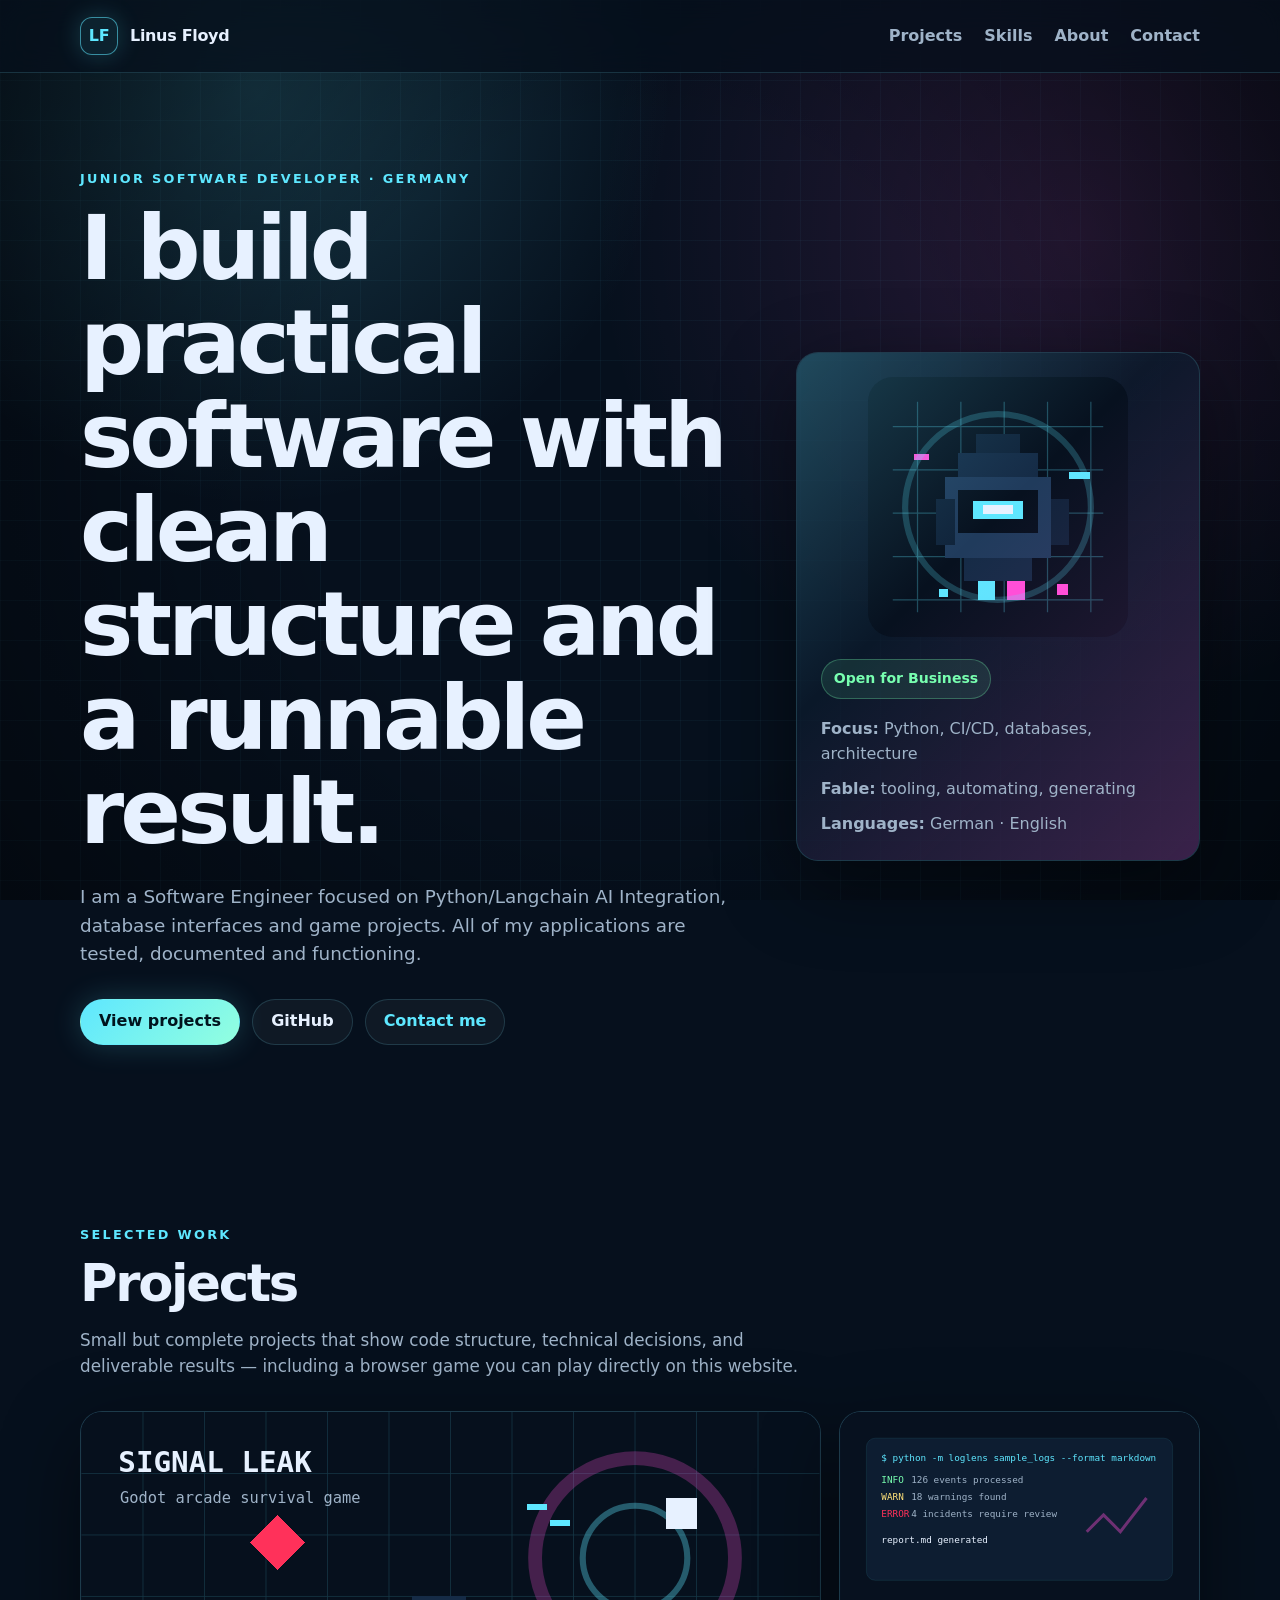
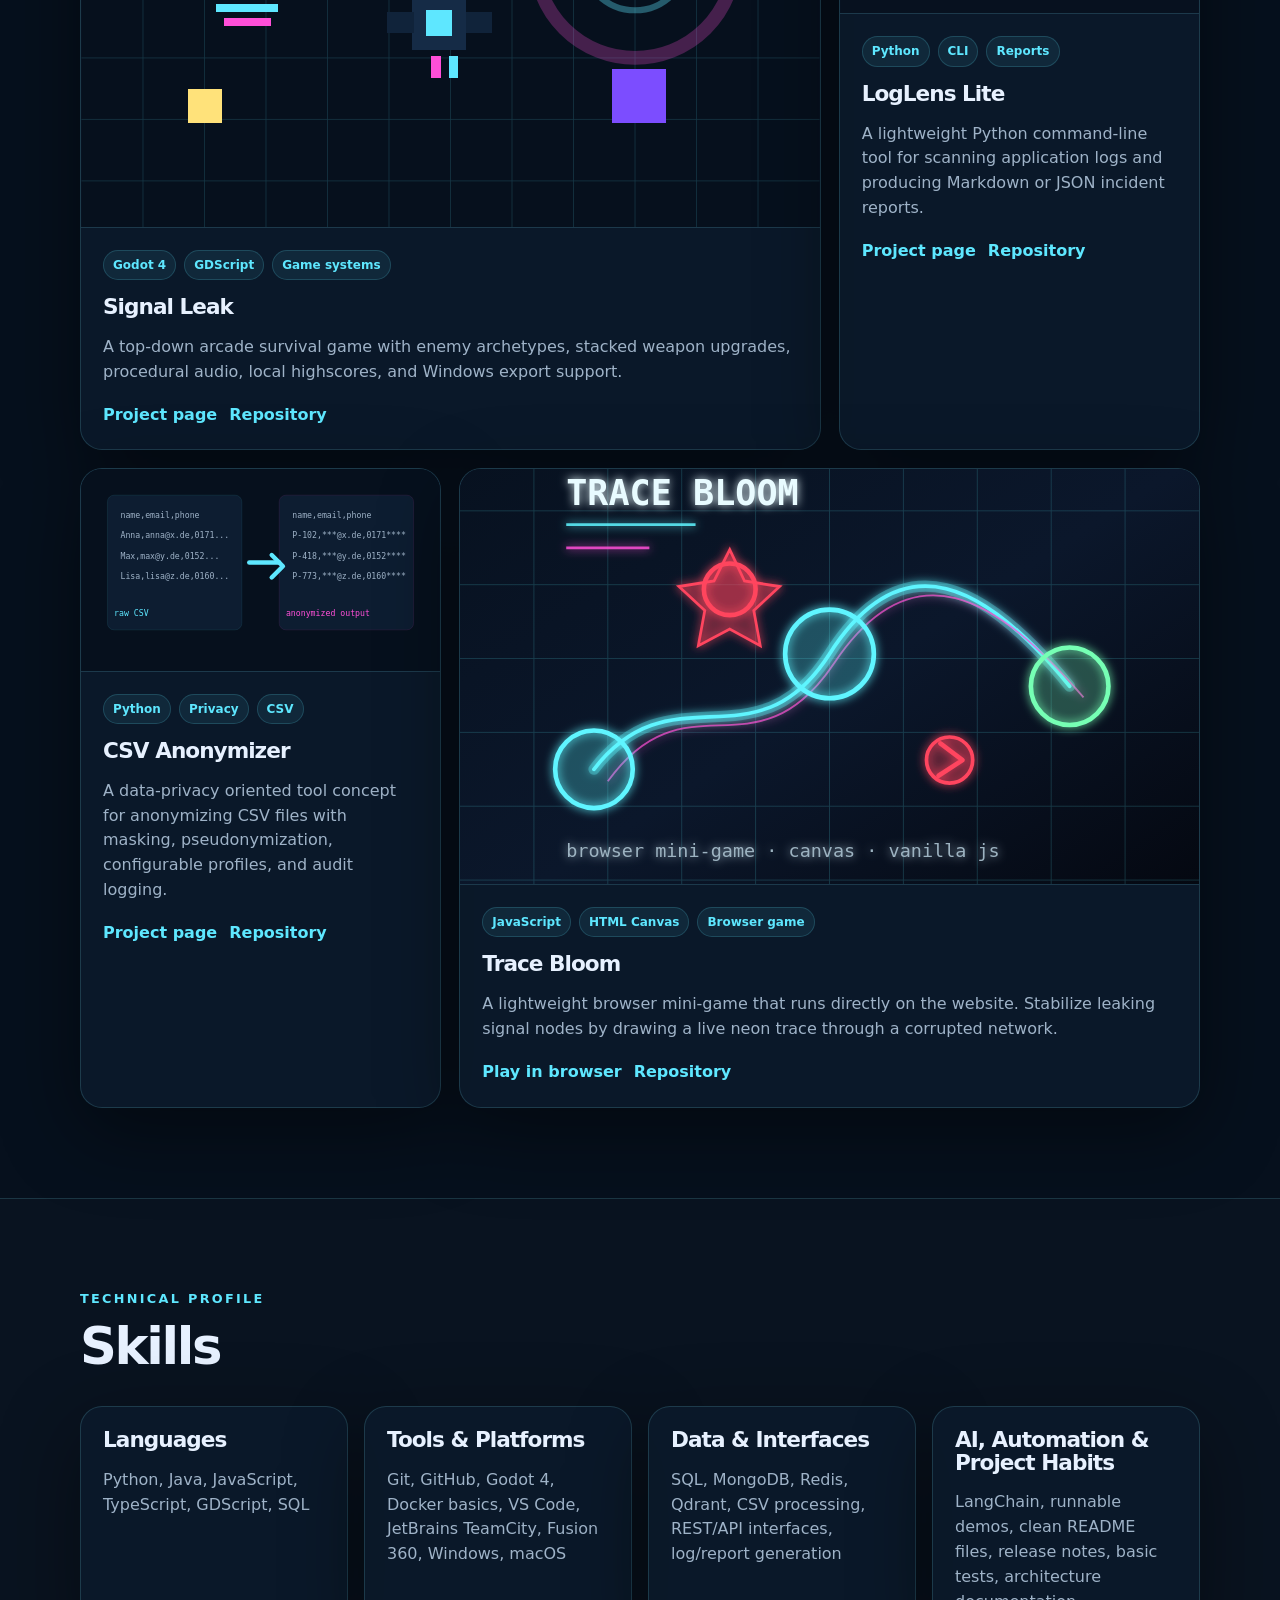
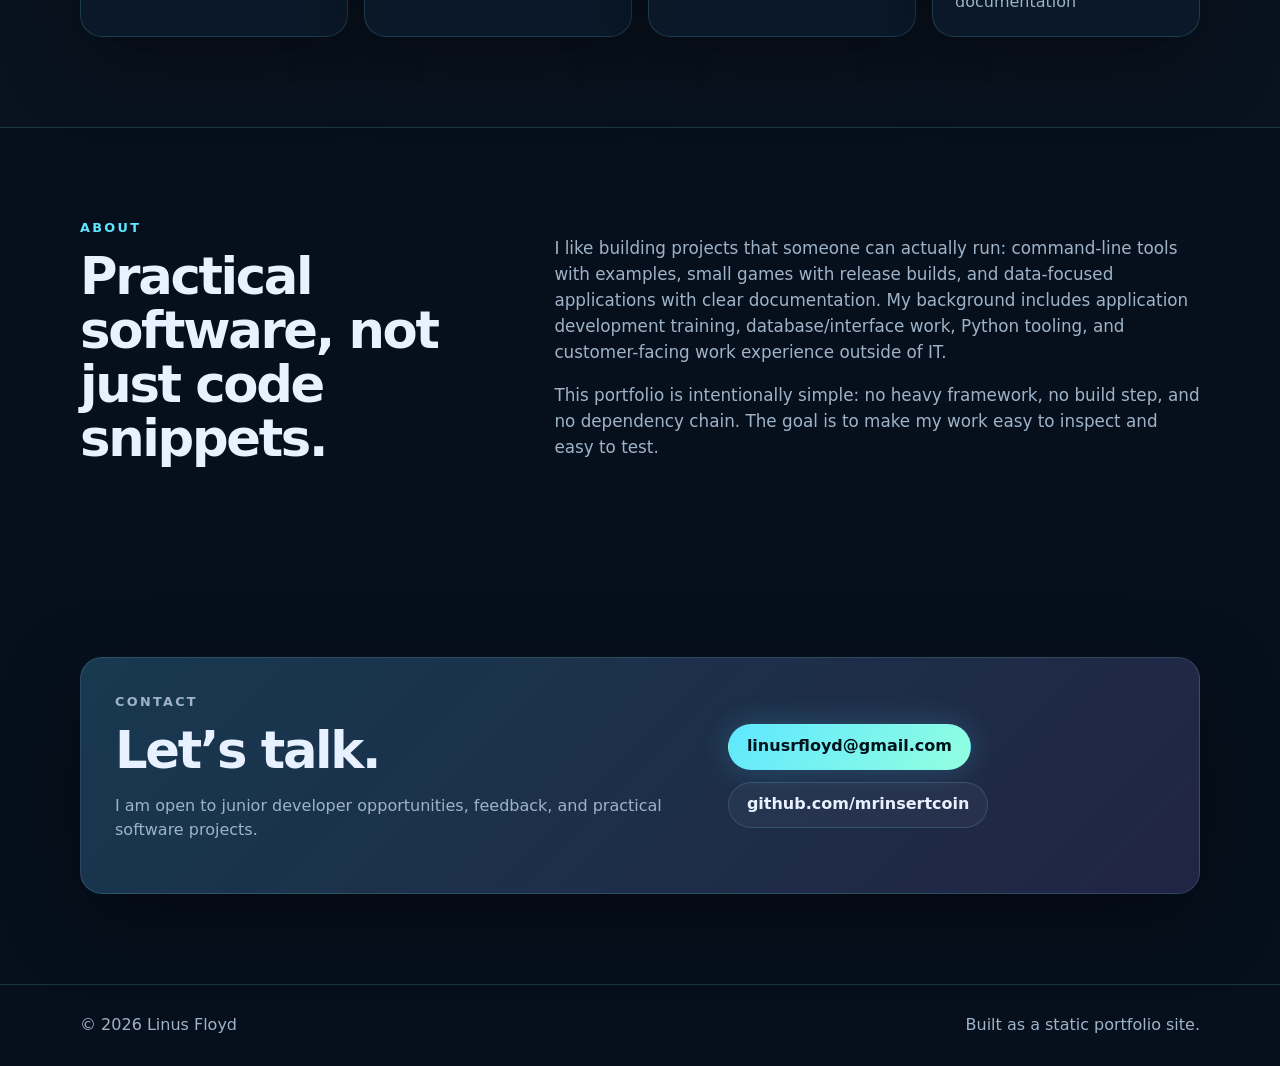
<file: index.html>
<!doctype html>
<html lang="en">
<head>
  <meta charset="utf-8" />
  <meta name="viewport" content="width=device-width, initial-scale=1" />
  <title>Linus Floyd — Junior Software Developer</title>
  <meta name="description" content="Portfolio of Linus Floyd, a junior software developer focused on Python tooling, Godot games, databases, and practical software projects." />
  <meta property="og:title" content="Linus Floyd — Junior Software Developer" />
  <meta property="og:description" content="Practical software projects, Python tooling, Godot game development, databases, and clean documentation." />
  <meta property="og:type" content="website" />
  <meta name="theme-color" content="#07111f" />
  <link rel="icon" href="assets/img/favicon.svg" type="image/svg+xml" />
  <link rel="stylesheet" href="assets/css/styles.css" />
</head>
<body>
  <a class="skip-link" href="#main">Skip to content</a>
  <div class="site-bg" aria-hidden="true"></div>

  <header class="site-header">
    <nav class="nav container" aria-label="Main navigation">
      <a class="brand" href="index.html" aria-label="Linus Floyd homepage">
        <span class="brand-mark">LF</span>
        <span>Linus Floyd</span>
      </a>
      <button class="nav-toggle" type="button" aria-label="Open navigation" aria-expanded="false">☰</button>
      <div class="nav-links">
        <a href="#projects">Projects</a>
        <a href="#skills">Skills</a>
        <a href="#about">About</a>
        <a href="#contact">Contact</a>
      </div>
    </nav>
  </header>

  <main id="main">
    <section class="hero section">
      <div class="container hero-grid">
        <div class="hero-copy">
          <p class="eyebrow">Junior Software Developer · Germany</p>
          <h1>I build practical software with clean structure and a runnable result.</h1>
          <p class="hero-text">

            I am a Software Engineer focused on Python/Langchain AI Integration,
            database interfaces and game projects. All of my applications are tested, documented and functioning.
          </p>
          <div class="button-row">
            <a class="button primary" href="#projects">View projects</a>
            <a class="button" href="https://github.com/mrinsertcoin" target="_blank" rel="noreferrer">GitHub</a>
            <a class="button ghost" href="mailto:linusrfloyd@gmail.com">Contact me</a>
          </div>
        </div>
        <div class="hero-card" aria-label="Developer profile summary">
          <img class="avatar" src="assets/img/avatar-signal.svg" alt="Abstract pixel-style avatar" />
          <div class="status-pill">Open for Business</div>
          <ul class="quick-facts">
            <li><strong>Focus:</strong> Python, CI/CD, databases, architecture</li>
            <li><strong>Fable:</strong> tooling, automating, generating</li>
            <li><strong>Languages:</strong> German · English</li>
          </ul>
        </div>
      </div>
    </section>

    <section class="section" id="projects">
      <div class="container">
        <div class="section-heading">
          <p class="eyebrow">Selected work</p>
          <h2>Projects</h2>
          <p>Small but complete projects that show code structure, technical decisions, and deliverable results — including a browser game you can play directly on this website.</p>
        </div>

        <div class="project-grid">

          <article class="project-card featured">
            <img src="assets/img/project-signal-leak.svg" alt="Signal Leak project preview" />
            <div class="project-card-body">
              <div class="tag-row"><span>Godot 4</span><span>GDScript</span><span>Game systems</span></div>
              <h3>Signal Leak</h3>
              <p>
                A top-down arcade survival game with enemy archetypes, stacked weapon upgrades,
                procedural audio, local highscores, and Windows export support.
              </p>
              <div class="card-actions">
                <a href="projects/signal-leak.html">Project page</a>
                <a href="https://github.com/mrinsertcoin/signal-leak" target="_blank" rel="noreferrer">Repository</a>
              </div>
            </div>
          </article>

          <article class="project-card">
            <img src="assets/img/project-loglens.svg" alt="LogLens Lite project preview" />
            <div class="project-card-body">
              <div class="tag-row"><span>Python</span><span>CLI</span><span>Reports</span></div>
              <h3>LogLens Lite</h3>
              <p>
                A lightweight Python command-line tool for scanning application logs and producing
                Markdown or JSON incident reports.
              </p>
              <div class="card-actions">
                <a href="projects/loglens-lite.html">Project page</a>
                <a href="https://github.com/mrinsertcoin/loglens-lite" target="_blank" rel="noreferrer">Repository</a>
              </div>
            </div>
          </article>

          <article class="project-card">
            <img src="assets/img/project-csv.svg" alt="CSV Anonymizer project preview" />
            <div class="project-card-body">
              <div class="tag-row"><span>Python</span><span>Privacy</span><span>CSV</span></div>
              <h3>CSV Anonymizer</h3>
              <p>
                A data-privacy oriented tool concept for anonymizing CSV files with masking,
                pseudonymization, configurable profiles, and audit logging.
              </p>
              <div class="card-actions">
                <a href="projects/csv-anonymizer.html">Project page</a>
                <a href="https://github.com/mrinsertcoin/CortexCSVAnonymizer" target="_blank" rel="noreferrer">Repository</a>
              </div>
            </div>
          </article>
          <article class="project-card featured">
            <img src="assets/img/project-trace-bloom.svg" alt="Trace Bloom browser game preview" />
            <div class="project-card-body">
              <div class="tag-row"><span>JavaScript</span><span>HTML Canvas</span><span>Browser game</span></div>
              <h3>Trace Bloom</h3>
              <p>
                A lightweight browser mini-game that runs directly on the website.
                Stabilize leaking signal nodes by drawing a live neon trace through a corrupted network.
              </p>
              <div class="card-actions">
                <a href="mini-games/trace-bloom/">Play in browser</a>
                <a href="https://github.com/mrinsertcoin/trace-bloom" target="_blank" rel="noreferrer">Repository</a>
              </div>
            </div>
          </article></div>
      </div>
    </section>

    <section class="section alt" id="skills">
  <div class="container">
    <div class="section-heading">
      <p class="eyebrow">Technical profile</p>
      <h2>Skills</h2>
    </div>
    <div class="skill-grid">
      <div class="skill-box">
        <h3>Languages</h3>
        <p>Python, Java, JavaScript, TypeScript, GDScript, SQL</p>
      </div>
      <div class="skill-box">
        <h3>Tools & Platforms</h3>
        <p>Git, GitHub, Godot 4, Docker basics, VS Code, JetBrains TeamCity, Fusion 360, Windows, macOS</p>
      </div>
      <div class="skill-box">
        <h3>Data & Interfaces</h3>
        <p>SQL, MongoDB, Redis, Qdrant, CSV processing, REST/API interfaces, log/report generation</p>
      </div>
      <div class="skill-box">
        <h3>AI, Automation & Project Habits</h3>
        <p>LangChain, runnable demos, clean README files, release notes, basic tests, architecture documentation</p>
      </div>
    </div>
  </div>
</section>

    <section class="section" id="about">
      <div class="container two-col">
        <div>
          <p class="eyebrow">About</p>
          <h2>Practical software, not just code snippets.</h2>
        </div>
        <div class="prose">
          <p>
            I like building projects that someone can actually run: command-line tools with examples,
            small games with release builds, and data-focused applications with clear documentation.
            My background includes application development training, database/interface work, Python tooling,
            and customer-facing work experience outside of IT.
          </p>
          <p>
            This portfolio is intentionally simple: no heavy framework, no build step, and no dependency chain.
            The goal is to make my work easy to inspect and easy to test.
          </p>
        </div>
      </div>
    </section>

    <section class="section contact" id="contact">
      <div class="container contact-card">
        <div>
          <p class="eyebrow">Contact</p>
          <h2>Let’s talk.</h2>
          <p>I am open to junior developer opportunities, feedback, and practical software projects.</p>
        </div>
        <div class="contact-actions">
          <a class="button primary" href="mailto:linusrfloyd@gmail.com">linusrfloyd@gmail.com</a>
          <a class="button" href="https://github.com/mrinsertcoin" target="_blank" rel="noreferrer">github.com/mrinsertcoin</a>
        </div>
      </div>
    </section>
  </main>

  <footer class="site-footer">
    <div class="container footer-inner">
      <span>© <span id="year"></span> Linus Floyd</span>
      <span>Built as a static portfolio site.</span>
    </div>
  </footer>

  <script src="assets/js/main.js"></script>
</body>
</html>
</file>
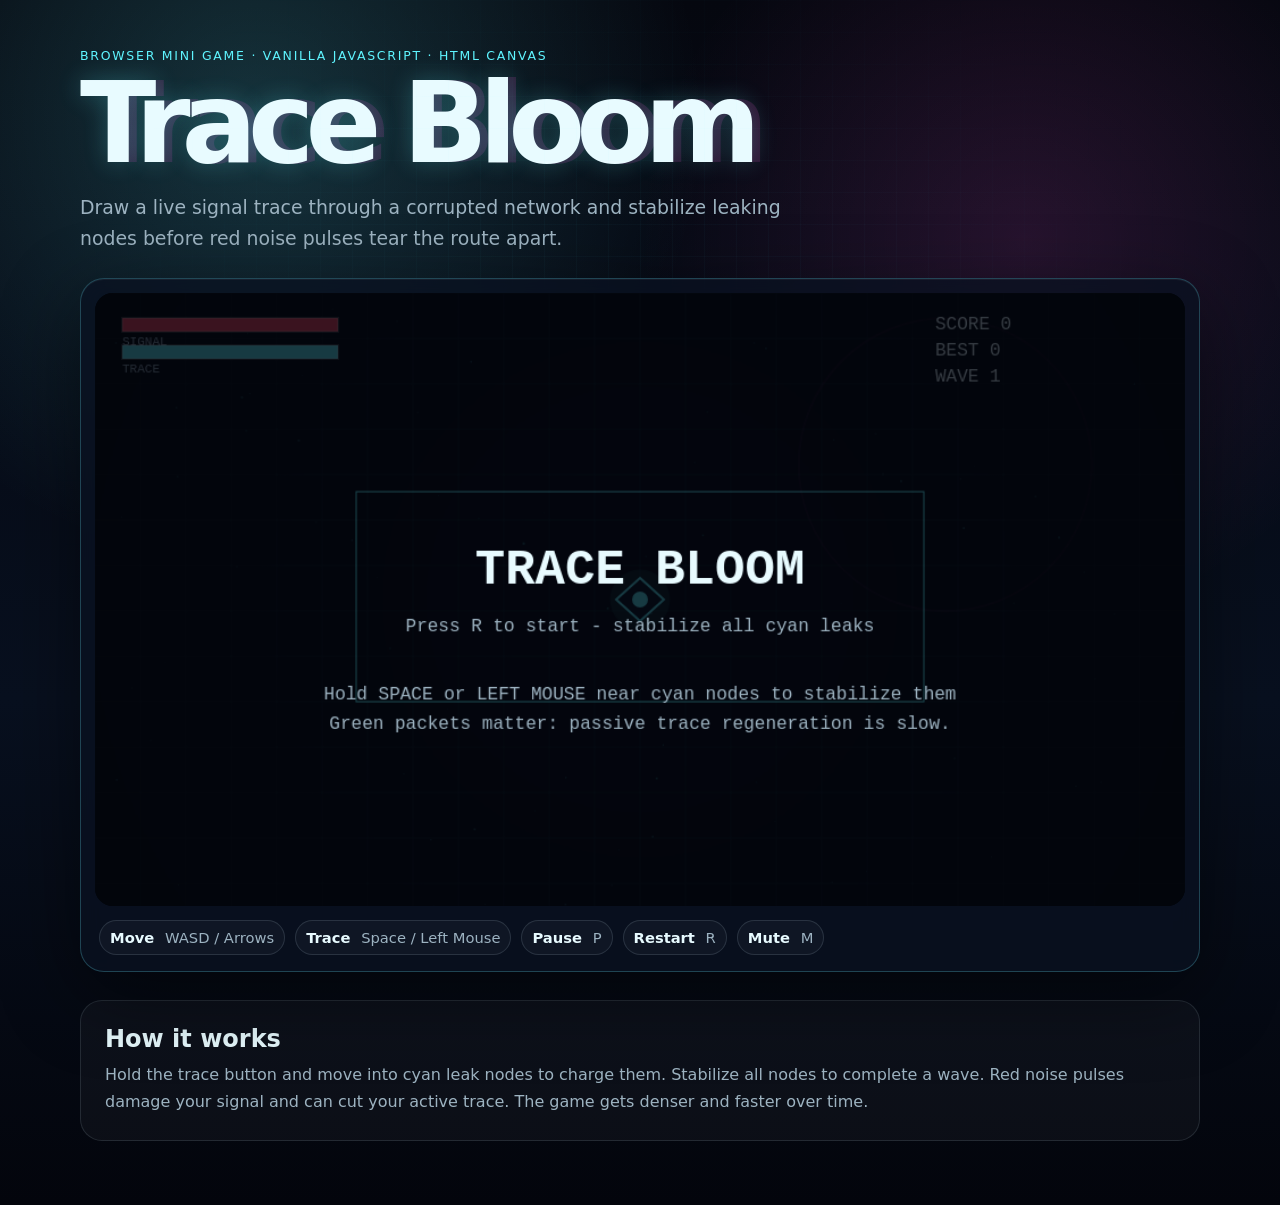
<file: mini-games/trace-bloom/index.html>
<!doctype html>
<html lang="en">
<head>
  <meta charset="utf-8">
  <meta name="viewport" content="width=device-width, initial-scale=1">
  <title>Trace Bloom | Browser Mini Game</title>
  <meta name="description" content="Trace Bloom is a lightweight browser game built with vanilla JavaScript and HTML Canvas.">
  <link rel="stylesheet" href="styles.css">
</head>
<body>
  <main class="page-shell">
    <section class="hero">
      <p class="eyebrow">browser mini game · vanilla JavaScript · HTML Canvas</p>
      <h1>Trace Bloom</h1>
      <p class="tagline">
        Draw a live signal trace through a corrupted network and stabilize leaking nodes before red noise pulses tear the route apart.
      </p>
    </section>

    <section class="game-card" aria-label="Trace Bloom game">
      <canvas id="game" width="960" height="540" aria-label="Trace Bloom game canvas"></canvas>

      <div class="controls">
        <span><strong>Move</strong> WASD / Arrows</span>
        <span><strong>Trace</strong> Space / Left Mouse</span>
        <span><strong>Pause</strong> P</span>
        <span><strong>Restart</strong> R</span>
        <span><strong>Mute</strong> M</span>
      </div>
    </section>

    <section class="about">
      <h2>How it works</h2>
      <p>
        Hold the trace button and move into cyan leak nodes to charge them. Stabilize all nodes to complete a wave.
        Red noise pulses damage your signal and can cut your active trace. The game gets denser and faster over time.
      </p>
    </section>
  </main>

  <script src="trace-bloom.js"></script>
</body>
</html>
</file>
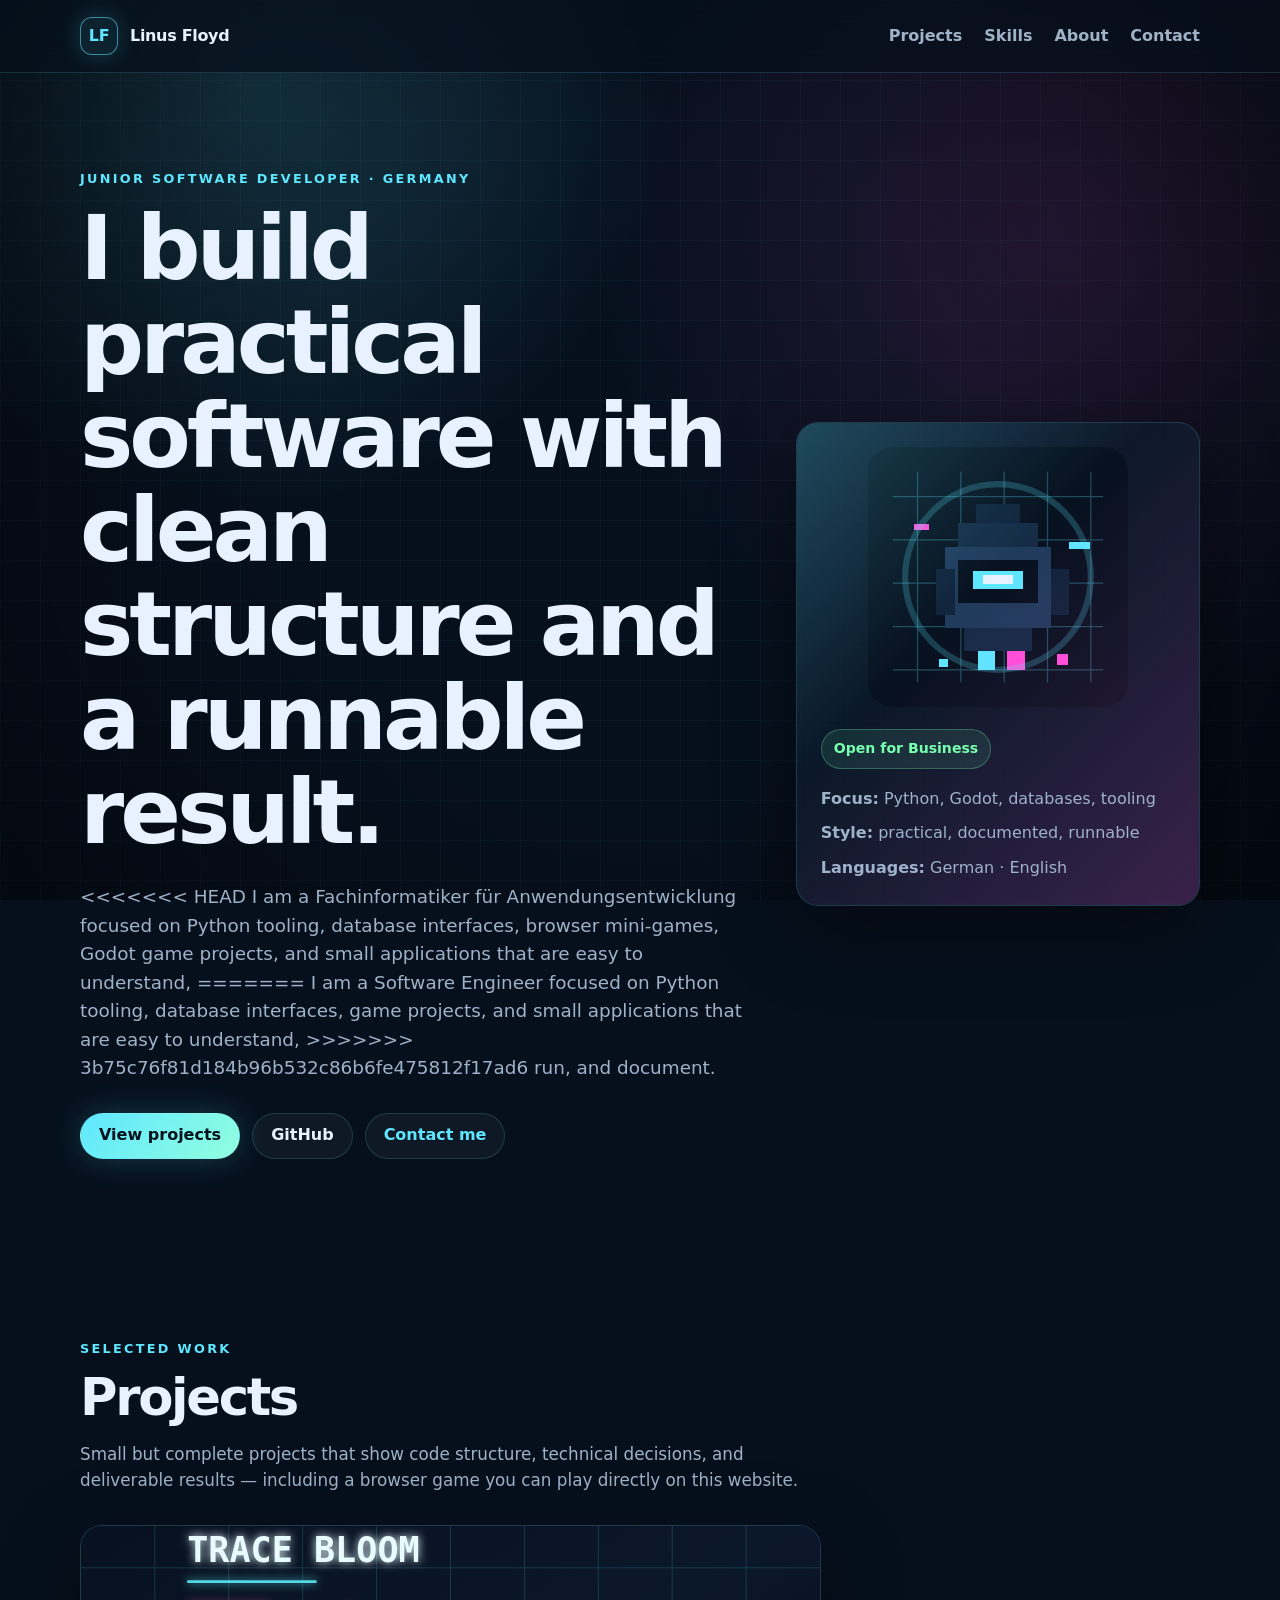
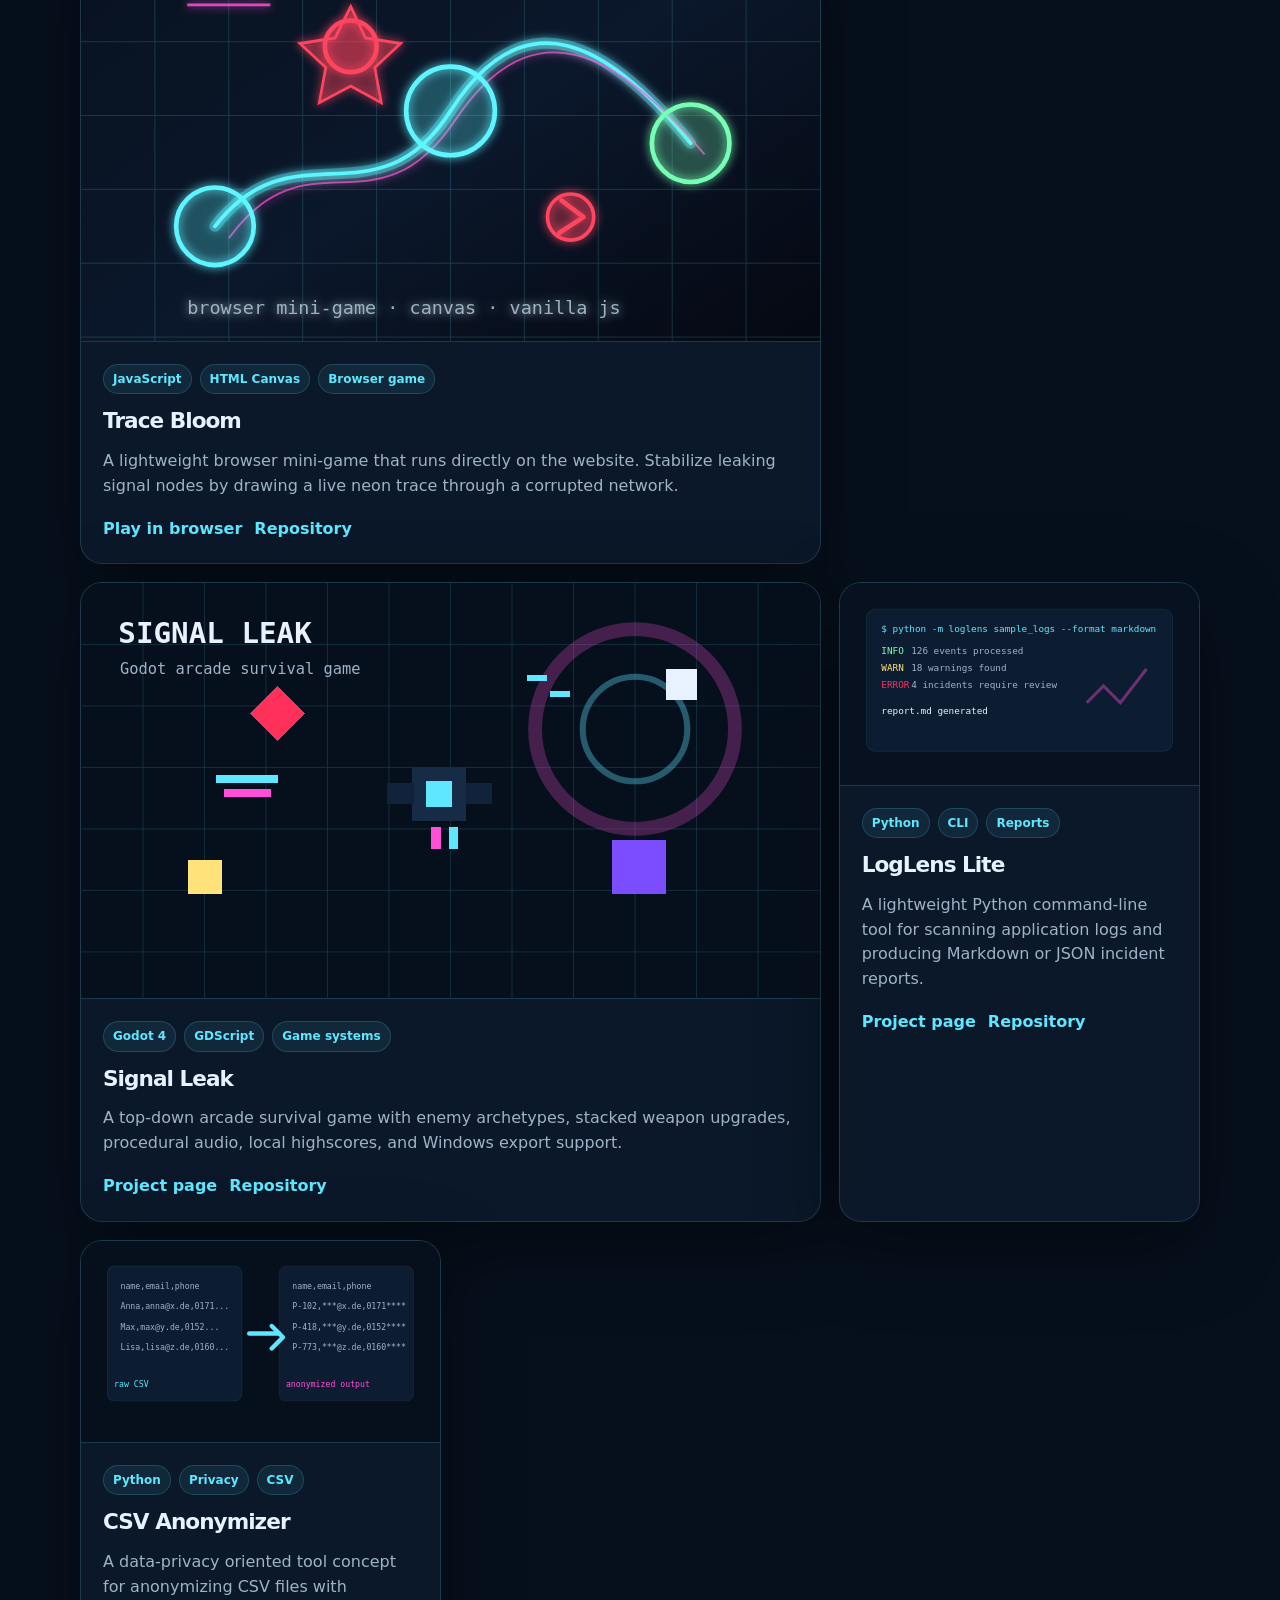
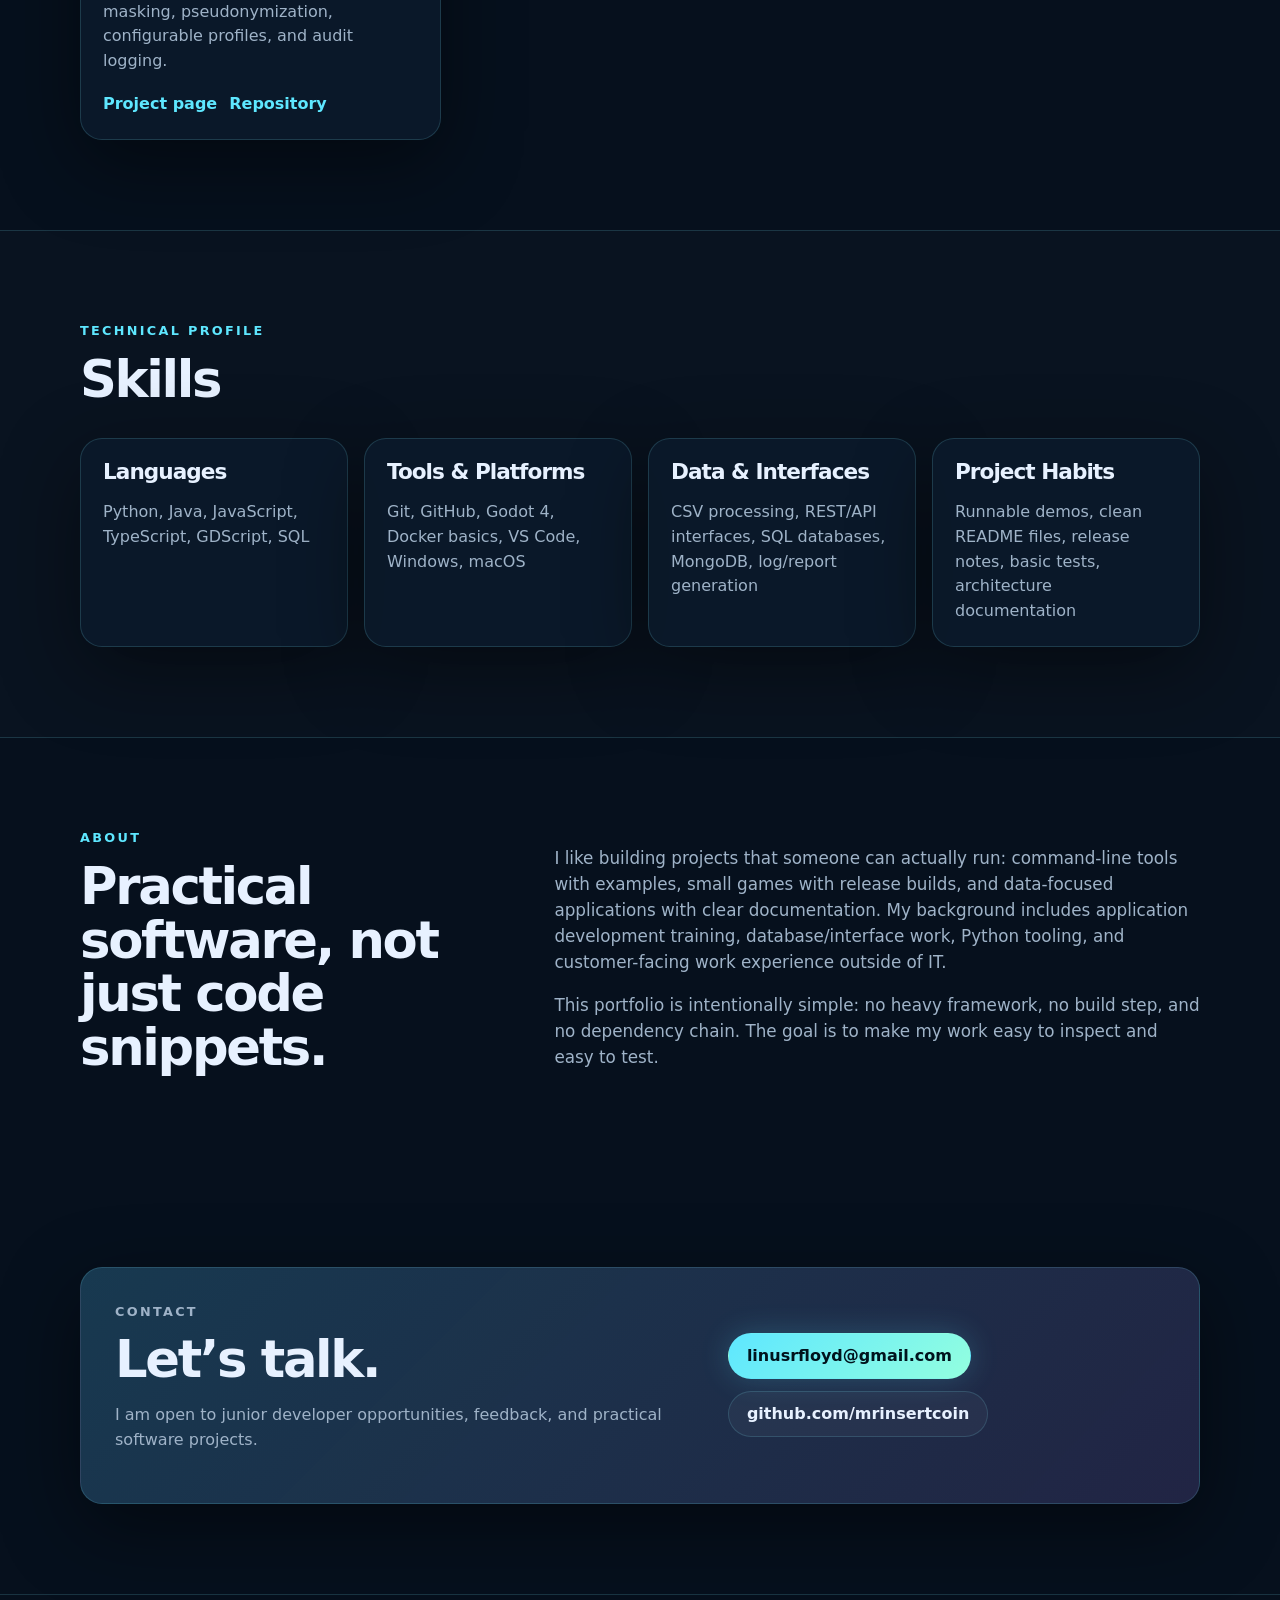
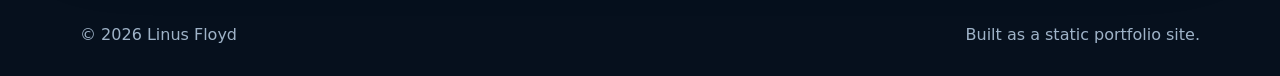
<file: indexold.html>
<!doctype html>
<html lang="en">
<head>
  <meta charset="utf-8" />
  <meta name="viewport" content="width=device-width, initial-scale=1" />
  <title>Linus Floyd — Junior Software Developer</title>
  <meta name="description" content="Portfolio of Linus Floyd, a junior software developer focused on Python tooling, Godot games, databases, and practical software projects." />
  <meta property="og:title" content="Linus Floyd — Junior Software Developer" />
  <meta property="og:description" content="Practical software projects, Python tooling, Godot game development, databases, and clean documentation." />
  <meta property="og:type" content="website" />
  <meta name="theme-color" content="#07111f" />
  <link rel="icon" href="assets/img/favicon.svg" type="image/svg+xml" />
  <link rel="stylesheet" href="assets/css/styles.css" />
</head>
<body>
  <a class="skip-link" href="#main">Skip to content</a>
  <div class="site-bg" aria-hidden="true"></div>

  <header class="site-header">
    <nav class="nav container" aria-label="Main navigation">
      <a class="brand" href="index.html" aria-label="Linus Floyd homepage">
        <span class="brand-mark">LF</span>
        <span>Linus Floyd</span>
      </a>
      <button class="nav-toggle" type="button" aria-label="Open navigation" aria-expanded="false">☰</button>
      <div class="nav-links">
        <a href="#projects">Projects</a>
        <a href="#skills">Skills</a>
        <a href="#about">About</a>
        <a href="#contact">Contact</a>
      </div>
    </nav>
  </header>

  <main id="main">
    <section class="hero section">
      <div class="container hero-grid">
        <div class="hero-copy">
          <p class="eyebrow">Junior Software Developer · Germany</p>
          <h1>I build practical software with clean structure and a runnable result.</h1>
          <p class="hero-text">
<<<<<<< HEAD
            I am a Fachinformatiker für Anwendungsentwicklung focused on Python tooling,
            database interfaces, browser mini-games, Godot game projects, and small applications that are easy to understand,
=======
            I am a Software Engineer focused on Python tooling,
            database interfaces, game projects, and small applications that are easy to understand,
>>>>>>> 3b75c76f81d184b96b532c86b6fe475812f17ad6
            run, and document.
          </p>
          <div class="button-row">
            <a class="button primary" href="#projects">View projects</a>
            <a class="button" href="https://github.com/mrinsertcoin" target="_blank" rel="noreferrer">GitHub</a>
            <a class="button ghost" href="mailto:linusrfloyd@gmail.com">Contact me</a>
          </div>
        </div>
        <div class="hero-card" aria-label="Developer profile summary">
          <img class="avatar" src="assets/img/avatar-signal.svg" alt="Abstract pixel-style avatar" />
          <div class="status-pill">Open for Business</div>
          <ul class="quick-facts">
            <li><strong>Focus:</strong> Python, Godot, databases, tooling</li>
            <li><strong>Style:</strong> practical, documented, runnable</li>
            <li><strong>Languages:</strong> German · English</li>
          </ul>
        </div>
      </div>
    </section>

    <section class="section" id="projects">
      <div class="container">
        <div class="section-heading">
          <p class="eyebrow">Selected work</p>
          <h2>Projects</h2>
          <p>Small but complete projects that show code structure, technical decisions, and deliverable results — including a browser game you can play directly on this website.</p>
        </div>

        <div class="project-grid">
          <article class="project-card featured">
            <img src="assets/img/project-trace-bloom.svg" alt="Trace Bloom browser game preview" />
            <div class="project-card-body">
              <div class="tag-row"><span>JavaScript</span><span>HTML Canvas</span><span>Browser game</span></div>
              <h3>Trace Bloom</h3>
              <p>
                A lightweight browser mini-game that runs directly on the website.
                Stabilize leaking signal nodes by drawing a live neon trace through a corrupted network.
              </p>
              <div class="card-actions">
                <a href="mini-games/trace-bloom/">Play in browser</a>
                <a href="https://github.com/mrinsertcoin/trace-bloom" target="_blank" rel="noreferrer">Repository</a>
              </div>
            </div>
          </article>

          <article class="project-card featured">
            <img src="assets/img/project-signal-leak.svg" alt="Signal Leak project preview" />
            <div class="project-card-body">
              <div class="tag-row"><span>Godot 4</span><span>GDScript</span><span>Game systems</span></div>
              <h3>Signal Leak</h3>
              <p>
                A top-down arcade survival game with enemy archetypes, stacked weapon upgrades,
                procedural audio, local highscores, and Windows export support.
              </p>
              <div class="card-actions">
                <a href="projects/signal-leak.html">Project page</a>
                <a href="https://github.com/mrinsertcoin/signal-leak" target="_blank" rel="noreferrer">Repository</a>
              </div>
            </div>
          </article>

          <article class="project-card">
            <img src="assets/img/project-loglens.svg" alt="LogLens Lite project preview" />
            <div class="project-card-body">
              <div class="tag-row"><span>Python</span><span>CLI</span><span>Reports</span></div>
              <h3>LogLens Lite</h3>
              <p>
                A lightweight Python command-line tool for scanning application logs and producing
                Markdown or JSON incident reports.
              </p>
              <div class="card-actions">
                <a href="projects/loglens-lite.html">Project page</a>
                <a href="https://github.com/mrinsertcoin/loglens-lite" target="_blank" rel="noreferrer">Repository</a>
              </div>
            </div>
          </article>

          <article class="project-card">
            <img src="assets/img/project-csv.svg" alt="CSV Anonymizer project preview" />
            <div class="project-card-body">
              <div class="tag-row"><span>Python</span><span>Privacy</span><span>CSV</span></div>
              <h3>CSV Anonymizer</h3>
              <p>
                A data-privacy oriented tool concept for anonymizing CSV files with masking,
                pseudonymization, configurable profiles, and audit logging.
              </p>
              <div class="card-actions">
                <a href="projects/csv-anonymizer.html">Project page</a>
                <a href="https://github.com/mrinsertcoin/CortexCSVAnonymizer" target="_blank" rel="noreferrer">Repository</a>
              </div>
            </div>
          </article>
        </div>
      </div>
    </section>

    <section class="section alt" id="skills">
      <div class="container">
        <div class="section-heading">
          <p class="eyebrow">Technical profile</p>
          <h2>Skills</h2>
        </div>
        <div class="skill-grid">
          <div class="skill-box">
            <h3>Languages</h3>
            <p>Python, Java, JavaScript, TypeScript, GDScript, SQL</p>
          </div>
          <div class="skill-box">
            <h3>Tools & Platforms</h3>
            <p>Git, GitHub, Godot 4, Docker basics, VS Code, Windows, macOS</p>
          </div>
          <div class="skill-box">
            <h3>Data & Interfaces</h3>
            <p>CSV processing, REST/API interfaces, SQL databases, MongoDB, log/report generation</p>
          </div>
          <div class="skill-box">
            <h3>Project Habits</h3>
            <p>Runnable demos, clean README files, release notes, basic tests, architecture documentation</p>
          </div>
        </div>
      </div>
    </section>

    <section class="section" id="about">
      <div class="container two-col">
        <div>
          <p class="eyebrow">About</p>
          <h2>Practical software, not just code snippets.</h2>
        </div>
        <div class="prose">
          <p>
            I like building projects that someone can actually run: command-line tools with examples,
            small games with release builds, and data-focused applications with clear documentation.
            My background includes application development training, database/interface work, Python tooling,
            and customer-facing work experience outside of IT.
          </p>
          <p>
            This portfolio is intentionally simple: no heavy framework, no build step, and no dependency chain.
            The goal is to make my work easy to inspect and easy to test.
          </p>
        </div>
      </div>
    </section>

    <section class="section contact" id="contact">
      <div class="container contact-card">
        <div>
          <p class="eyebrow">Contact</p>
          <h2>Let’s talk.</h2>
          <p>I am open to junior developer opportunities, feedback, and practical software projects.</p>
        </div>
        <div class="contact-actions">
          <a class="button primary" href="mailto:linusrfloyd@gmail.com">linusrfloyd@gmail.com</a>
          <a class="button" href="https://github.com/mrinsertcoin" target="_blank" rel="noreferrer">github.com/mrinsertcoin</a>
        </div>
      </div>
    </section>
  </main>

  <footer class="site-footer">
    <div class="container footer-inner">
      <span>© <span id="year"></span> Linus Floyd</span>
      <span>Built as a static portfolio site.</span>
    </div>
  </footer>

  <script src="assets/js/main.js"></script>
</body>
</html>
</file>
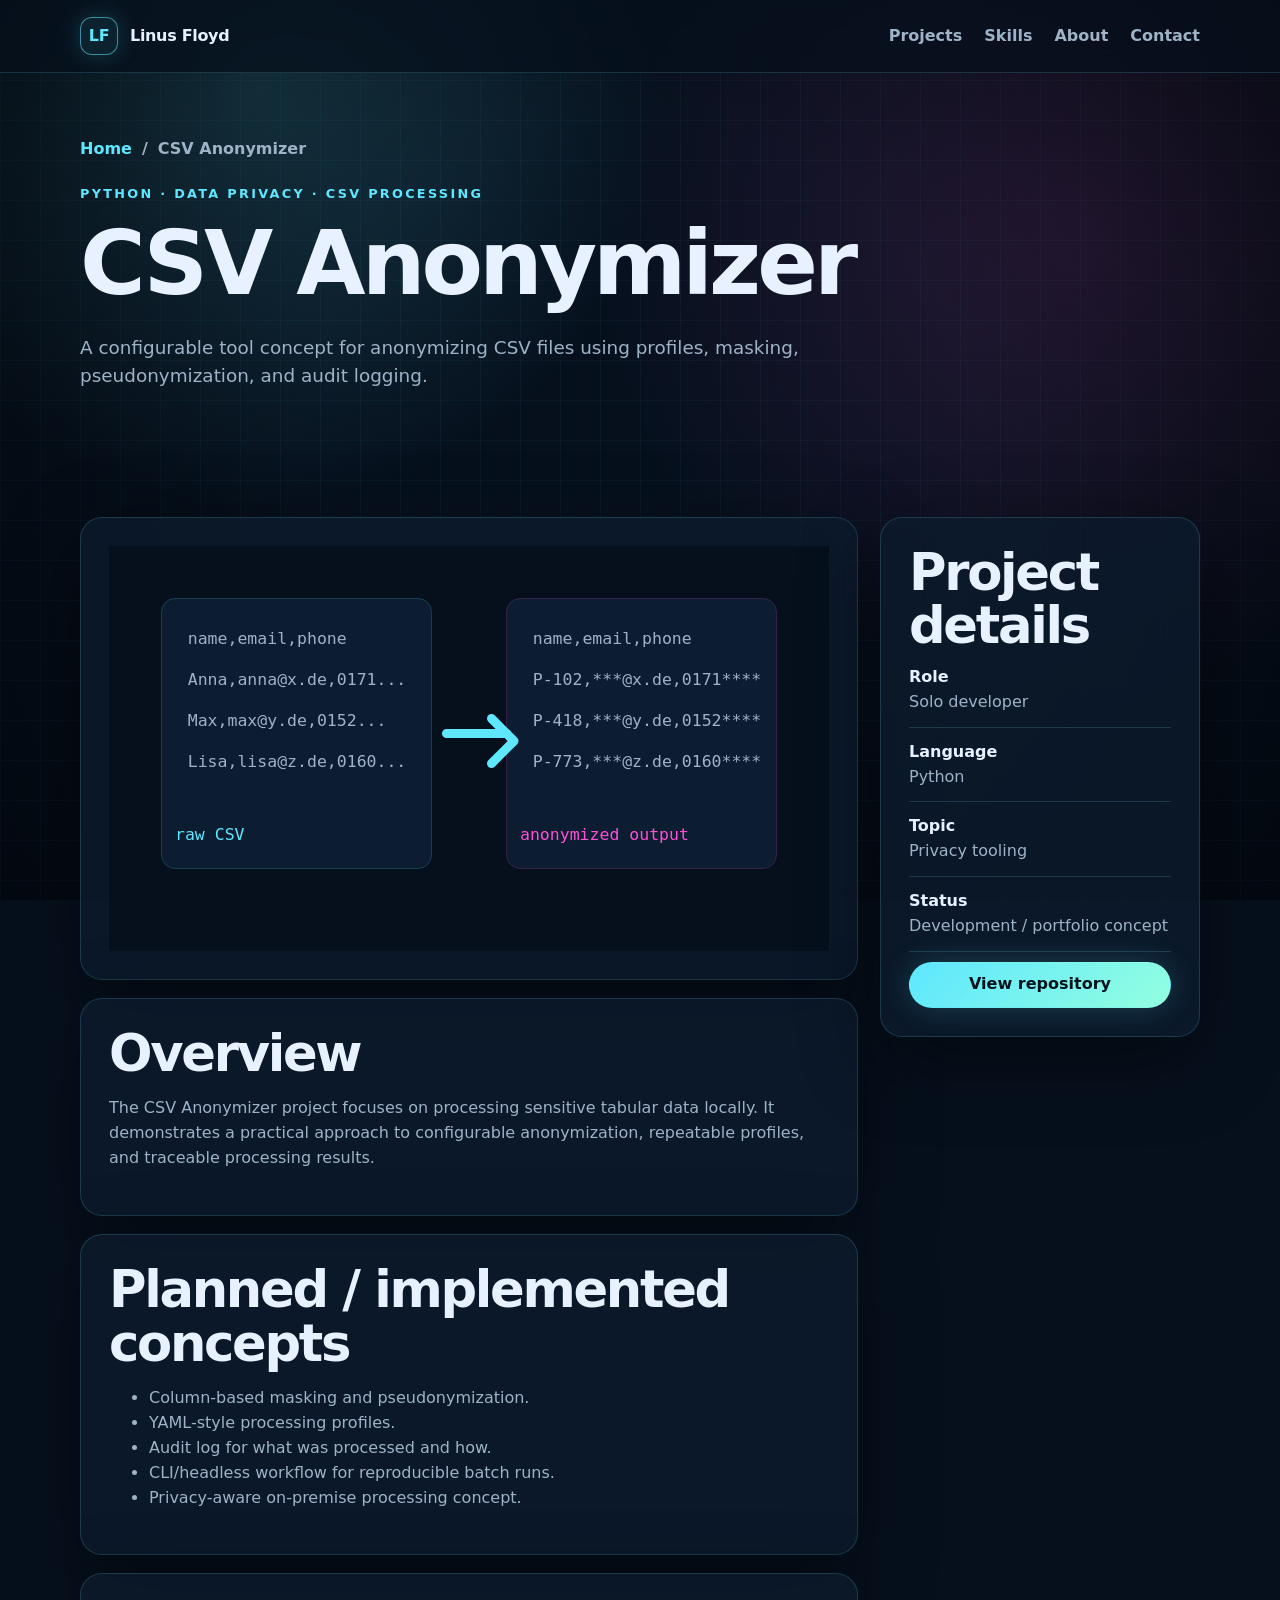
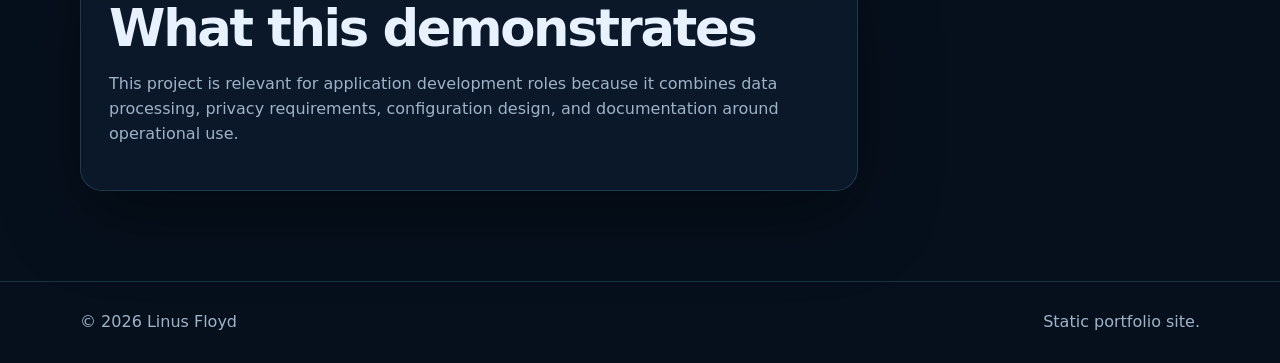
<file: projects/csv-anonymizer.html>
<!doctype html>
<html lang="en">
<head>
  <meta charset="utf-8" />
  <meta name="viewport" content="width=device-width, initial-scale=1" />
  <title>CSV Anonymizer — Project | Linus Floyd</title>
  <meta name="description" content="CSV Anonymizer is a Python privacy-tool concept for configurable CSV masking, pseudonymization, and audit logging." />
  <link rel="icon" href="../assets/img/favicon.svg" type="image/svg+xml" />
  <link rel="stylesheet" href="../assets/css/styles.css" />
</head>
<body>
  <div class="site-bg" aria-hidden="true"></div>
  <header class="site-header">
    <nav class="nav container" aria-label="Main navigation">
      <a class="brand" href="../index.html"><span class="brand-mark">LF</span><span>Linus Floyd</span></a>
      <button class="nav-toggle" type="button" aria-label="Open navigation" aria-expanded="false">☰</button>
      <div class="nav-links">
        <a href="../index.html#projects">Projects</a>
        <a href="../index.html#skills">Skills</a>
        <a href="../index.html#about">About</a>
        <a href="../index.html#contact">Contact</a>
      </div>
    </nav>
  </header>

  <main>
    <section class="project-hero">
      <div class="container">
        <div class="breadcrumbs"><a href="../index.html">Home</a><span>/</span><span>CSV Anonymizer</span></div>
        <p class="eyebrow">Python · Data privacy · CSV processing</p>
        <h1>CSV Anonymizer</h1>
        <p class="hero-text">A configurable tool concept for anonymizing CSV files using profiles, masking, pseudonymization, and audit logging.</p>
      </div>
    </section>

    <section class="section">
      <div class="container project-layout">
        <div>
          <img class="content-card" src="../assets/img/project-csv.svg" alt="CSV Anonymizer preview" />
          <article class="content-card">
            <h2>Overview</h2>
            <p>
              The CSV Anonymizer project focuses on processing sensitive tabular data locally. It demonstrates a practical
              approach to configurable anonymization, repeatable profiles, and traceable processing results.
            </p>
          </article>
          <article class="content-card">
            <h2>Planned / implemented concepts</h2>
            <ul>
              <li>Column-based masking and pseudonymization.</li>
              <li>YAML-style processing profiles.</li>
              <li>Audit log for what was processed and how.</li>
              <li>CLI/headless workflow for reproducible batch runs.</li>
              <li>Privacy-aware on-premise processing concept.</li>
            </ul>
          </article>
          <article class="content-card">
            <h2>What this demonstrates</h2>
            <p>
              This project is relevant for application development roles because it combines data processing, privacy requirements,
              configuration design, and documentation around operational use.
            </p>
          </article>
        </div>

        <aside class="sidebar content-card">
          <h2>Project details</h2>
          <ul class="meta-list">
            <li><strong>Role</strong>Solo developer</li>
            <li><strong>Language</strong>Python</li>
            <li><strong>Topic</strong>Privacy tooling</li>
            <li><strong>Status</strong>Development / portfolio concept</li>
          </ul>
          <a class="button primary" href="https://github.com/mrinsertcoin/CortexCSVAnonymizer" target="_blank" rel="noreferrer">View repository</a>
        </aside>
      </div>
    </section>
  </main>

  <footer class="site-footer"><div class="container footer-inner"><span>© <span id="year"></span> Linus Floyd</span><span>Static portfolio site.</span></div></footer>
  <script src="../assets/js/main.js"></script>
</body>
</html>
</file>
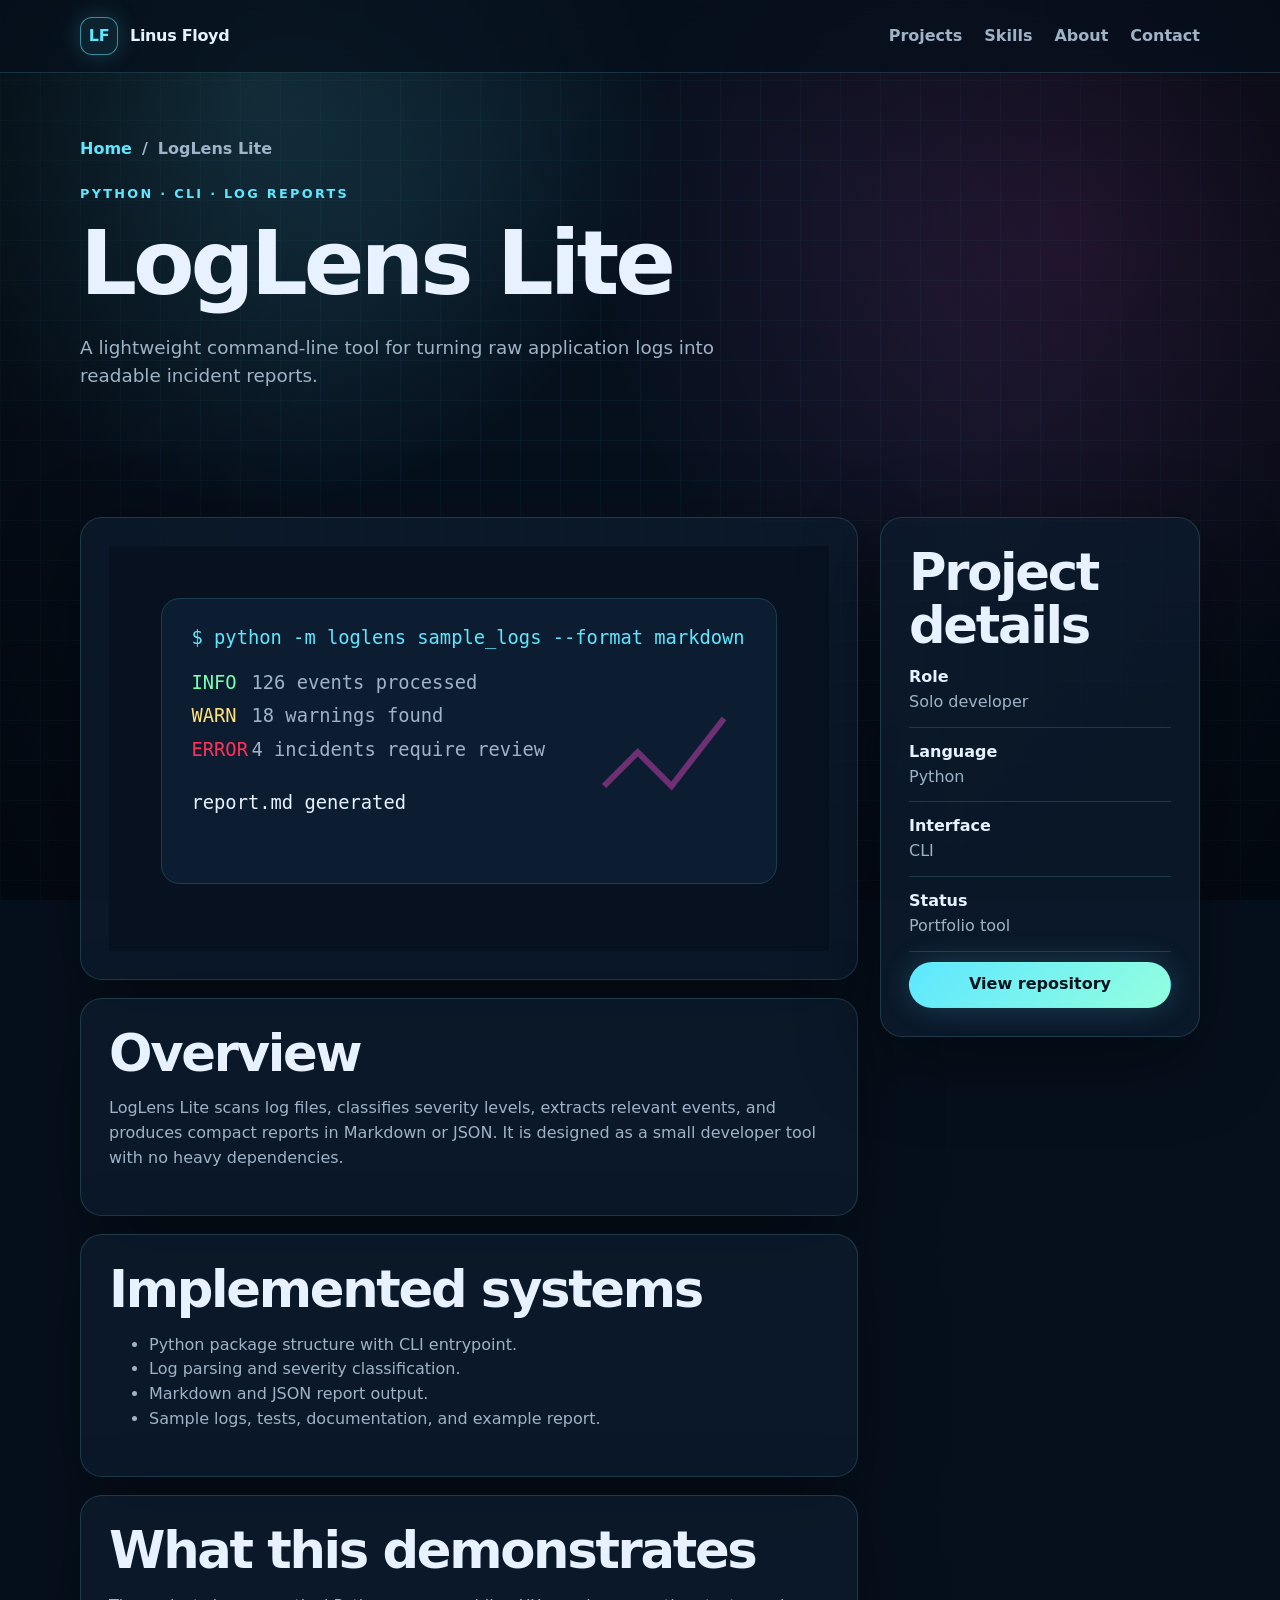
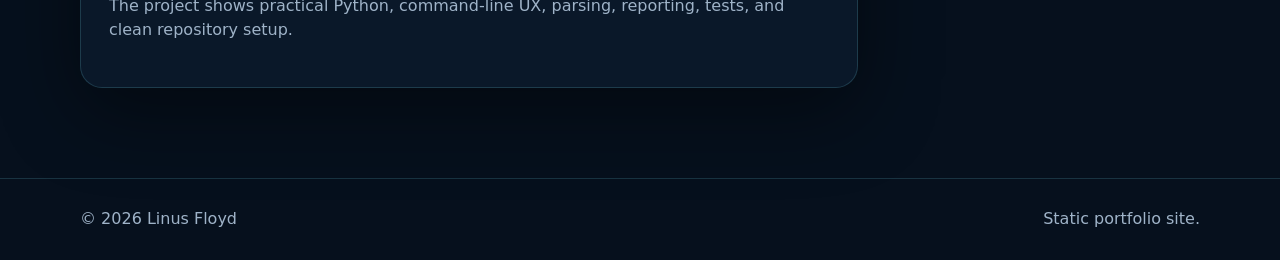
<file: projects/loglens-lite.html>
<!doctype html>
<html lang="en">
<head>
  <meta charset="utf-8" />
  <meta name="viewport" content="width=device-width, initial-scale=1" />
  <title>LogLens Lite — Project | Linus Floyd</title>
  <meta name="description" content="LogLens Lite is a Python CLI tool for analyzing application logs and generating Markdown/JSON reports." />
  <link rel="icon" href="../assets/img/favicon.svg" type="image/svg+xml" />
  <link rel="stylesheet" href="../assets/css/styles.css" />
</head>
<body>
  <div class="site-bg" aria-hidden="true"></div>
  <header class="site-header">
    <nav class="nav container" aria-label="Main navigation">
      <a class="brand" href="../index.html"><span class="brand-mark">LF</span><span>Linus Floyd</span></a>
      <button class="nav-toggle" type="button" aria-label="Open navigation" aria-expanded="false">☰</button>
      <div class="nav-links">
        <a href="../index.html#projects">Projects</a>
        <a href="../index.html#skills">Skills</a>
        <a href="../index.html#about">About</a>
        <a href="../index.html#contact">Contact</a>
      </div>
    </nav>
  </header>

  <main>
    <section class="project-hero">
      <div class="container">
        <div class="breadcrumbs"><a href="../index.html">Home</a><span>/</span><span>LogLens Lite</span></div>
        <p class="eyebrow">Python · CLI · Log reports</p>
        <h1>LogLens Lite</h1>
        <p class="hero-text">A lightweight command-line tool for turning raw application logs into readable incident reports.</p>
      </div>
    </section>

    <section class="section">
      <div class="container project-layout">
        <div>
          <img class="content-card" src="../assets/img/project-loglens.svg" alt="LogLens Lite preview" />
          <article class="content-card">
            <h2>Overview</h2>
            <p>
              LogLens Lite scans log files, classifies severity levels, extracts relevant events, and produces compact
              reports in Markdown or JSON. It is designed as a small developer tool with no heavy dependencies.
            </p>
          </article>
          <article class="content-card">
            <h2>Implemented systems</h2>
            <ul>
              <li>Python package structure with CLI entrypoint.</li>
              <li>Log parsing and severity classification.</li>
              <li>Markdown and JSON report output.</li>
              <li>Sample logs, tests, documentation, and example report.</li>
            </ul>
          </article>
          <article class="content-card">
            <h2>What this demonstrates</h2>
            <p>
              The project shows practical Python, command-line UX, parsing, reporting, tests, and clean repository setup.
            </p>
          </article>
        </div>

        <aside class="sidebar content-card">
          <h2>Project details</h2>
          <ul class="meta-list">
            <li><strong>Role</strong>Solo developer</li>
            <li><strong>Language</strong>Python</li>
            <li><strong>Interface</strong>CLI</li>
            <li><strong>Status</strong>Portfolio tool</li>
          </ul>
          <a class="button primary" href="https://github.com/mrinsertcoin/loglens-lite" target="_blank" rel="noreferrer">View repository</a>
        </aside>
      </div>
    </section>
  </main>

  <footer class="site-footer"><div class="container footer-inner"><span>© <span id="year"></span> Linus Floyd</span><span>Static portfolio site.</span></div></footer>
  <script src="../assets/js/main.js"></script>
</body>
</html>
</file>
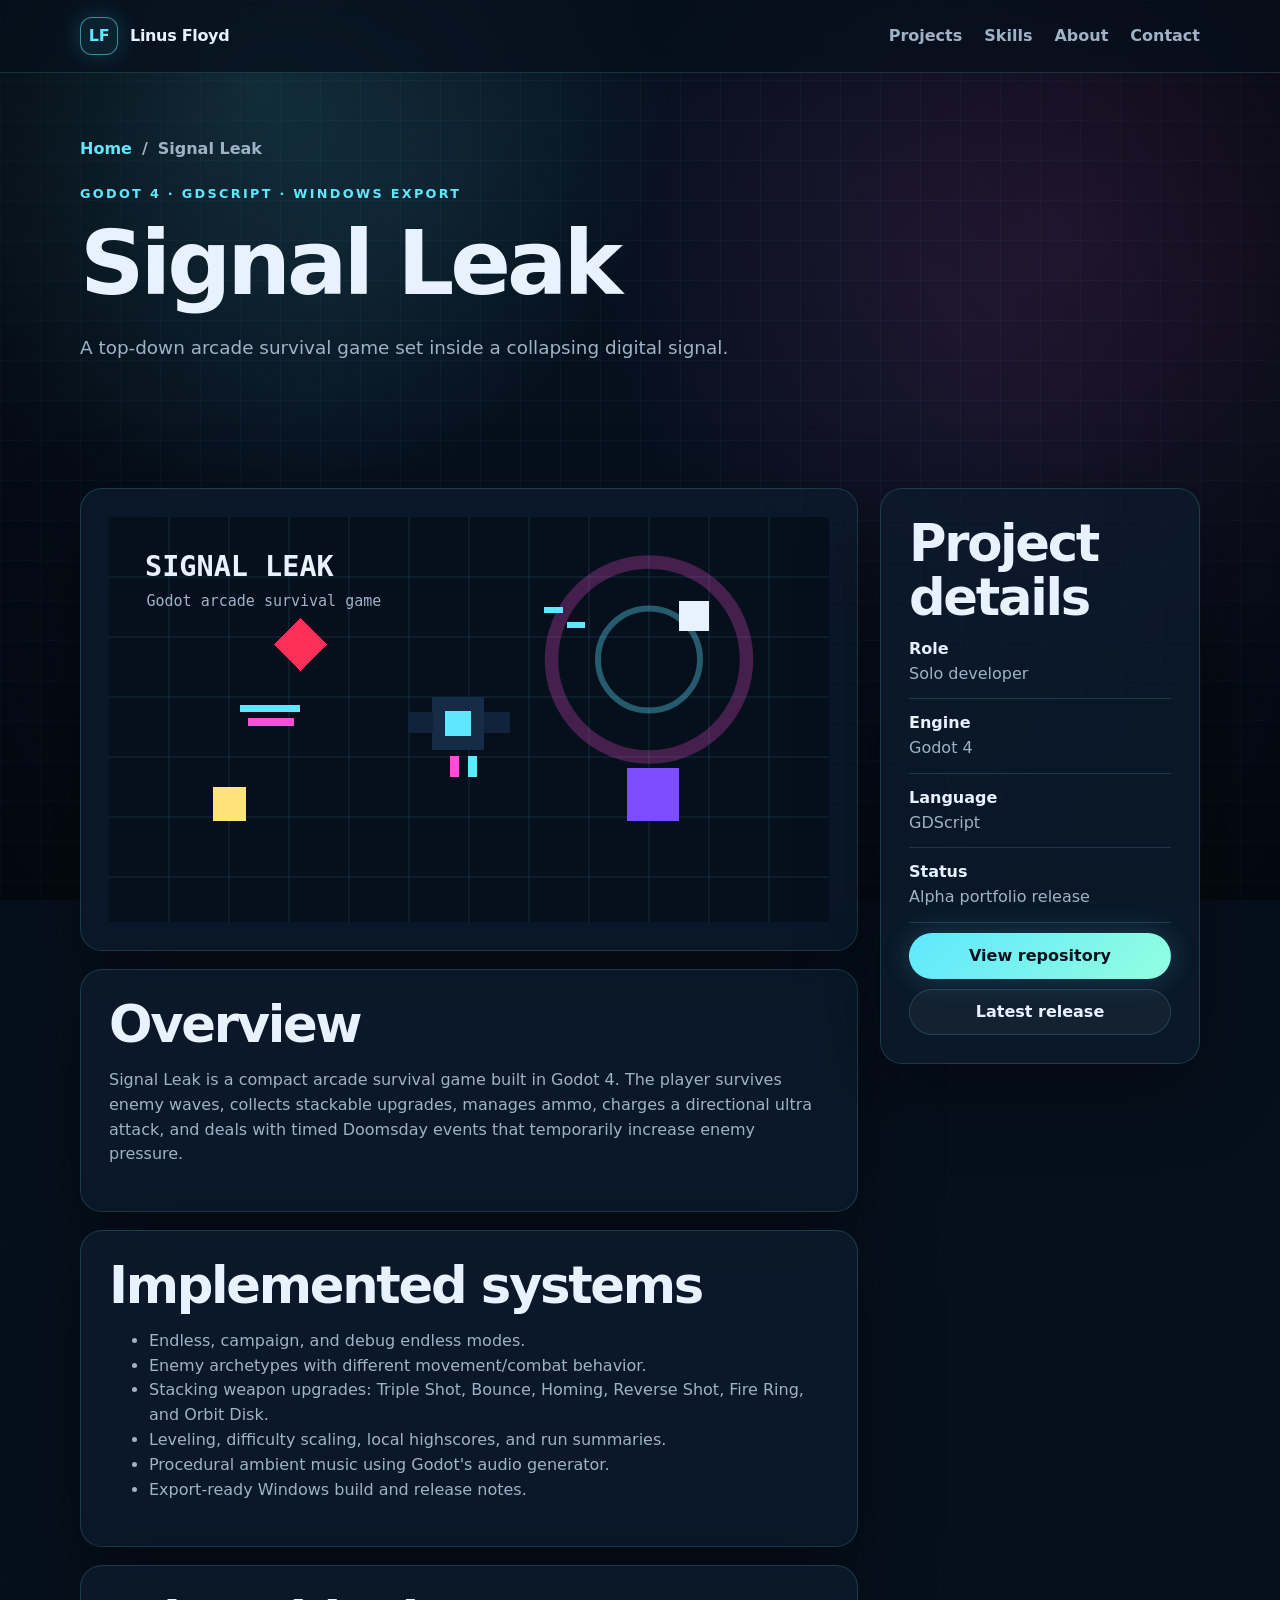
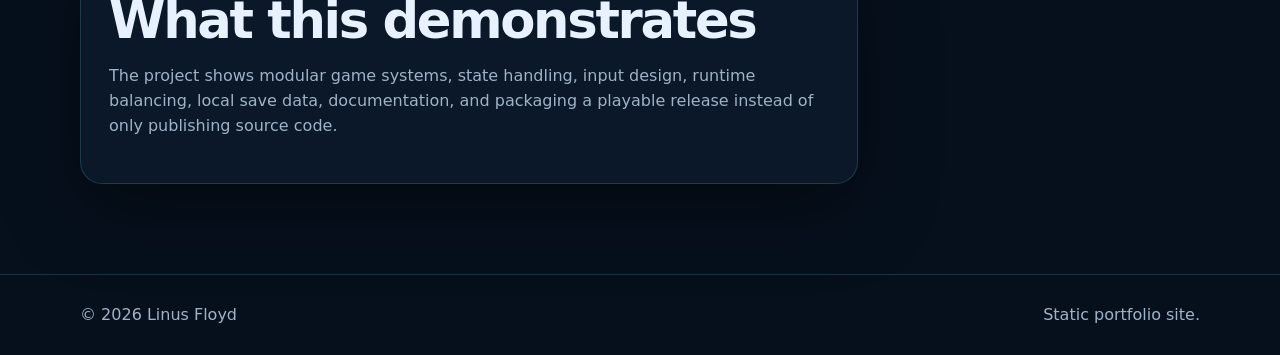
<file: projects/signal-leak.html>
<!doctype html>
<html lang="en">
<head>
  <meta charset="utf-8" />
  <meta name="viewport" content="width=device-width, initial-scale=1" />
  <title>Signal Leak — Project | Linus Floyd</title>
  <meta name="description" content="Signal Leak is a Godot 4 arcade survival game with modular enemy AI, stacking upgrades, procedural audio, and Windows export support." />
  <link rel="icon" href="../assets/img/favicon.svg" type="image/svg+xml" />
  <link rel="stylesheet" href="../assets/css/styles.css" />
</head>
<body>
  <div class="site-bg" aria-hidden="true"></div>
  <header class="site-header">
    <nav class="nav container" aria-label="Main navigation">
      <a class="brand" href="../index.html"><span class="brand-mark">LF</span><span>Linus Floyd</span></a>
      <button class="nav-toggle" type="button" aria-label="Open navigation" aria-expanded="false">☰</button>
      <div class="nav-links">
        <a href="../index.html#projects">Projects</a>
        <a href="../index.html#skills">Skills</a>
        <a href="../index.html#about">About</a>
        <a href="../index.html#contact">Contact</a>
      </div>
    </nav>
  </header>

  <main>
    <section class="project-hero">
      <div class="container">
        <div class="breadcrumbs"><a href="../index.html">Home</a><span>/</span><span>Signal Leak</span></div>
        <p class="eyebrow">Godot 4 · GDScript · Windows export</p>
        <h1>Signal Leak</h1>
        <p class="hero-text">A top-down arcade survival game set inside a collapsing digital signal.</p>
      </div>
    </section>

    <section class="section">
      <div class="container project-layout">
        <div>
          <img class="content-card" src="../assets/img/project-signal-leak.svg" alt="Signal Leak preview" />
          <article class="content-card">
            <h2>Overview</h2>
            <p>
              Signal Leak is a compact arcade survival game built in Godot 4. The player survives enemy waves,
              collects stackable upgrades, manages ammo, charges a directional ultra attack, and deals with timed
              Doomsday events that temporarily increase enemy pressure.
            </p>
          </article>
          <article class="content-card">
            <h2>Implemented systems</h2>
            <ul>
              <li>Endless, campaign, and debug endless modes.</li>
              <li>Enemy archetypes with different movement/combat behavior.</li>
              <li>Stacking weapon upgrades: Triple Shot, Bounce, Homing, Reverse Shot, Fire Ring, and Orbit Disk.</li>
              <li>Leveling, difficulty scaling, local highscores, and run summaries.</li>
              <li>Procedural ambient music using Godot's audio generator.</li>
              <li>Export-ready Windows build and release notes.</li>
            </ul>
          </article>
          <article class="content-card">
            <h2>What this demonstrates</h2>
            <p>
              The project shows modular game systems, state handling, input design, runtime balancing, local save data,
              documentation, and packaging a playable release instead of only publishing source code.
            </p>
          </article>
        </div>

        <aside class="sidebar content-card">
          <h2>Project details</h2>
          <ul class="meta-list">
            <li><strong>Role</strong>Solo developer</li>
            <li><strong>Engine</strong>Godot 4</li>
            <li><strong>Language</strong>GDScript</li>
            <li><strong>Status</strong>Alpha portfolio release</li>
          </ul>
          <a class="button primary" href="https://github.com/mrinsertcoin/signal-leak" target="_blank" rel="noreferrer">View repository</a>
          <a class="button" href="https://github.com/mrinsertcoin/signal-leak/releases/latest" target="_blank" rel="noreferrer">Latest release</a>
        </aside>
      </div>
    </section>
  </main>

  <footer class="site-footer"><div class="container footer-inner"><span>© <span id="year"></span> Linus Floyd</span><span>Static portfolio site.</span></div></footer>
  <script src="../assets/js/main.js"></script>
</body>
</html>
</file>
<file: assets/css/styles.css>
:root {
  --bg: #06101d;
  --bg-2: #0a1728;
  --panel: rgba(12, 27, 45, 0.78);
  --panel-strong: rgba(16, 35, 58, 0.92);
  --text: #e7f1ff;
  --muted: #9fb3c8;
  --line: rgba(127, 232, 255, 0.16);
  --cyan: #5ee7ff;
  --magenta: #ff4fd8;
  --green: #78ffb0;
  --yellow: #ffe27a;
  --shadow: 0 24px 80px rgba(0, 0, 0, 0.45);
  --radius: 22px;
  --max: 1120px;
}

* { box-sizing: border-box; }

html {
  scroll-behavior: smooth;
}

body {
  margin: 0;
  min-height: 100vh;
  color: var(--text);
  background: var(--bg);
  font-family: Inter, ui-sans-serif, system-ui, -apple-system, BlinkMacSystemFont, "Segoe UI", sans-serif;
  line-height: 1.55;
}

img { max-width: 100%; display: block; }

a { color: inherit; }

.site-bg {
  position: fixed;
  inset: 0;
  z-index: -1;
  background:
    radial-gradient(circle at 20% 10%, rgba(94, 231, 255, 0.18), transparent 26rem),
    radial-gradient(circle at 84% 26%, rgba(255, 79, 216, 0.13), transparent 30rem),
    linear-gradient(rgba(94, 231, 255, 0.04) 1px, transparent 1px),
    linear-gradient(90deg, rgba(94, 231, 255, 0.04) 1px, transparent 1px),
    var(--bg);
  background-size: auto, auto, 40px 40px, 40px 40px, auto;
}

.site-bg::after {
  content: "";
  position: absolute;
  inset: 0;
  background: radial-gradient(circle, transparent 42%, rgba(0, 0, 0, 0.46));
}

.container {
  width: min(var(--max), calc(100% - 32px));
  margin: 0 auto;
}

.skip-link {
  position: absolute;
  top: -80px;
  left: 16px;
  background: var(--cyan);
  color: #00121c;
  padding: 10px 14px;
  border-radius: 10px;
  z-index: 20;
}

.skip-link:focus { top: 16px; }

.site-header {
  position: sticky;
  top: 0;
  z-index: 10;
  backdrop-filter: blur(16px);
  background: rgba(6, 16, 29, 0.72);
  border-bottom: 1px solid var(--line);
}

.nav {
  min-height: 72px;
  display: flex;
  align-items: center;
  justify-content: space-between;
  gap: 24px;
}

.brand {
  display: inline-flex;
  align-items: center;
  gap: 12px;
  font-weight: 800;
  text-decoration: none;
  letter-spacing: -0.02em;
}

.brand-mark {
  display: grid;
  place-items: center;
  width: 38px;
  height: 38px;
  border: 1px solid rgba(94, 231, 255, 0.55);
  border-radius: 12px;
  color: var(--cyan);
  background: rgba(94, 231, 255, 0.08);
  box-shadow: 0 0 24px rgba(94, 231, 255, 0.2);
}

.nav-links {
  display: flex;
  align-items: center;
  gap: 22px;
  color: var(--muted);
  font-weight: 650;
}

.nav-links a {
  text-decoration: none;
}

.nav-links a:hover { color: var(--text); }

.nav-toggle {
  display: none;
  border: 1px solid var(--line);
  background: var(--panel);
  color: var(--text);
  border-radius: 12px;
  padding: 8px 10px;
}

.section {
  padding: 90px 0;
}

.section.alt {
  border-block: 1px solid var(--line);
  background: rgba(255, 255, 255, 0.015);
}

.hero {
  padding-top: 96px;
}

.hero-grid {
  display: grid;
  grid-template-columns: minmax(0, 1.25fr) minmax(280px, 0.75fr);
  gap: 42px;
  align-items: center;
}

.eyebrow {
  margin: 0 0 12px;
  color: var(--cyan);
  font-size: 0.8rem;
  font-weight: 800;
  text-transform: uppercase;
  letter-spacing: 0.18em;
}

h1, h2, h3 {
  line-height: 1.05;
  margin: 0;
  letter-spacing: -0.045em;
}

h1 {
  max-width: 840px;
  font-size: clamp(2.6rem, 7vw, 5.8rem);
}

h2 {
  font-size: clamp(2rem, 4vw, 3.6rem);
}

h3 {
  font-size: 1.35rem;
}

.hero-text {
  max-width: 720px;
  margin: 24px 0 0;
  color: var(--muted);
  font-size: 1.15rem;
}

.button-row, .contact-actions, .card-actions {
  display: flex;
  flex-wrap: wrap;
  gap: 12px;
  align-items: center;
}

.button-row { margin-top: 30px; }

.button {
  display: inline-flex;
  align-items: center;
  justify-content: center;
  min-height: 46px;
  padding: 0 18px;
  border-radius: 999px;
  border: 1px solid var(--line);
  background: rgba(255, 255, 255, 0.04);
  color: var(--text);
  text-decoration: none;
  font-weight: 800;
}

.button.primary {
  color: #00131d;
  background: linear-gradient(135deg, var(--cyan), #93ffdf);
  border-color: transparent;
  box-shadow: 0 0 30px rgba(94, 231, 255, 0.2);
}

.button.ghost {
  color: var(--cyan);
}

.button:hover, .project-card:hover, .skill-box:hover {
  transform: translateY(-2px);
}

.hero-card, .project-card, .skill-box, .contact-card, .content-card {
  border: 1px solid var(--line);
  border-radius: var(--radius);
  background: var(--panel);
  box-shadow: var(--shadow);
}

.hero-card {
  padding: 24px;
  position: relative;
  overflow: hidden;
}

.hero-card::before {
  content: "";
  position: absolute;
  inset: -1px;
  background: linear-gradient(135deg, rgba(94, 231, 255, 0.24), transparent 40%, rgba(255, 79, 216, 0.2));
  pointer-events: none;
}

.avatar {
  width: 100%;
  max-width: 260px;
  margin: 0 auto 22px;
  image-rendering: pixelated;
}

.status-pill {
  position: relative;
  display: inline-flex;
  padding: 8px 12px;
  border-radius: 999px;
  color: var(--green);
  background: rgba(120, 255, 176, 0.1);
  border: 1px solid rgba(120, 255, 176, 0.28);
  font-weight: 800;
  font-size: 0.88rem;
}

.quick-facts {
  position: relative;
  margin: 18px 0 0;
  padding: 0;
  list-style: none;
  color: var(--muted);
}

.quick-facts li + li { margin-top: 10px; }

.section-heading {
  max-width: 760px;
  margin-bottom: 32px;
}

.section-heading p:not(.eyebrow) {
  color: var(--muted);
  font-size: 1.05rem;
}

.project-grid {
  display: grid;
  grid-template-columns: repeat(3, minmax(0, 1fr));
  gap: 18px;
}

.project-card {
  overflow: hidden;
  transition: transform 0.2s ease, border-color 0.2s ease;
}

.project-card.featured {
  grid-column: span 2;
}

.project-card img {
  width: 100%;
  aspect-ratio: 16 / 9;
  object-fit: cover;
  border-bottom: 1px solid var(--line);
  background: var(--bg-2);
}

.project-card-body {
  padding: 22px;
}

.project-card-body p {
  color: var(--muted);
}

.tag-row {
  display: flex;
  flex-wrap: wrap;
  gap: 8px;
  margin-bottom: 16px;
}

.tag-row span {
  padding: 5px 9px;
  border-radius: 999px;
  color: var(--cyan);
  background: rgba(94, 231, 255, 0.08);
  border: 1px solid rgba(94, 231, 255, 0.18);
  font-size: 0.75rem;
  font-weight: 800;
}

.card-actions {
  margin-top: 18px;
}

.card-actions a {
  color: var(--cyan);
  font-weight: 800;
  text-decoration: none;
}

.card-actions a:hover { text-decoration: underline; }

.skill-grid {
  display: grid;
  grid-template-columns: repeat(4, minmax(0, 1fr));
  gap: 16px;
}

.skill-box {
  padding: 22px;
  transition: transform 0.2s ease;
}

.skill-box p {
  color: var(--muted);
  margin-bottom: 0;
}

.two-col {
  display: grid;
  grid-template-columns: 0.8fr 1.2fr;
  gap: 44px;
}

.prose {
  color: var(--muted);
  font-size: 1.05rem;
}

.contact-card {
  padding: 34px;
  display: flex;
  gap: 24px;
  align-items: center;
  justify-content: space-between;
  background: linear-gradient(135deg, rgba(94, 231, 255, 0.12), rgba(255, 79, 216, 0.08)), var(--panel-strong);
}

.contact-card p { color: var(--muted); }

.site-footer {
  border-top: 1px solid var(--line);
  padding: 28px 0;
  color: var(--muted);
}

.footer-inner {
  display: flex;
  justify-content: space-between;
  gap: 16px;
  flex-wrap: wrap;
}

.project-hero {
  padding: 64px 0 36px;
}

.breadcrumbs {
  display: flex;
  gap: 10px;
  color: var(--muted);
  margin-bottom: 22px;
  font-weight: 700;
}

.breadcrumbs a { text-decoration: none; color: var(--cyan); }

.project-layout {
  display: grid;
  grid-template-columns: minmax(0, 1fr) 320px;
  gap: 22px;
  align-items: start;
}

.content-card {
  padding: 28px;
}

.content-card + .content-card { margin-top: 18px; }

.content-card p, .content-card li { color: var(--muted); }

.content-card code {
  color: var(--cyan);
  background: rgba(94, 231, 255, 0.09);
  padding: 2px 6px;
  border-radius: 7px;
}

.sidebar {
  position: sticky;
  top: 92px;
}

.sidebar .button { width: 100%; margin-top: 10px; }

.meta-list {
  padding: 0;
  list-style: none;
  margin: 0;
}

.meta-list li {
  padding: 12px 0;
  border-bottom: 1px solid var(--line);
}

.meta-list strong { color: var(--text); display: block; }

@media (max-width: 900px) {
  .hero-grid, .two-col, .project-layout {
    grid-template-columns: 1fr;
  }

  .project-grid, .skill-grid {
    grid-template-columns: 1fr;
  }

  .project-card.featured {
    grid-column: auto;
  }

  .contact-card {
    align-items: flex-start;
    flex-direction: column;
  }

  .sidebar { position: static; }
}

@media (max-width: 720px) {
  .nav-toggle { display: inline-flex; }

  .nav-links {
    display: none;
    position: absolute;
    top: 72px;
    left: 16px;
    right: 16px;
    flex-direction: column;
    align-items: flex-start;
    padding: 18px;
    border: 1px solid var(--line);
    border-radius: 18px;
    background: rgba(6, 16, 29, 0.96);
  }

  .nav-links.open { display: flex; }

  .section { padding: 64px 0; }
}
</file>
<file: mini-games/trace-bloom/styles.css>
:root {
  color-scheme: dark;
  --bg: #05070f;
  --panel: rgba(10, 17, 32, 0.78);
  --panel-border: rgba(111, 239, 255, 0.24);
  --text: #e8fbff;
  --muted: #9db3c1;
  --cyan: #5ff5ff;
  --magenta: #ff4fd8;
  --red: #ff445e;
}

* { box-sizing: border-box; }
html, body { min-height: 100%; margin: 0; }
body {
  font-family: Inter, ui-sans-serif, system-ui, -apple-system, BlinkMacSystemFont, "Segoe UI", sans-serif;
  color: var(--text);
  background:
    radial-gradient(circle at 20% 10%, rgba(95, 245, 255, 0.18), transparent 28rem),
    radial-gradient(circle at 80% 20%, rgba(255, 79, 216, 0.13), transparent 24rem),
    linear-gradient(180deg, #05070f 0%, #08101f 58%, #03050c 100%);
}
body::before {
  content: "";
  position: fixed;
  inset: 0;
  pointer-events: none;
  background-image:
    linear-gradient(rgba(95, 245, 255, 0.045) 1px, transparent 1px),
    linear-gradient(90deg, rgba(95, 245, 255, 0.045) 1px, transparent 1px);
  background-size: 32px 32px;
  mask-image: radial-gradient(circle at center, black 0%, transparent 78%);
}
.page-shell {
  width: min(1120px, calc(100% - 32px));
  margin: 0 auto;
  padding: 48px 0 64px;
}
.hero { margin-bottom: 24px; }
.eyebrow {
  margin: 0 0 10px;
  color: var(--cyan);
  text-transform: uppercase;
  letter-spacing: 0.14em;
  font-size: 0.78rem;
}
h1 {
  margin: 0;
  font-size: clamp(3rem, 9vw, 7rem);
  line-height: 0.9;
  letter-spacing: -0.08em;
  text-shadow: 0 0 24px rgba(95, 245, 255, 0.24), 8px 0 0 rgba(255, 79, 216, 0.14);
}
.tagline {
  max-width: 760px;
  margin: 18px 0 0;
  color: var(--muted);
  font-size: clamp(1rem, 2vw, 1.18rem);
  line-height: 1.65;
}
.game-card {
  padding: 14px;
  border: 1px solid var(--panel-border);
  border-radius: 24px;
  background: var(--panel);
  box-shadow: 0 24px 80px rgba(0, 0, 0, 0.48), inset 0 1px 0 rgba(255, 255, 255, 0.05);
  backdrop-filter: blur(10px);
}
canvas {
  display: block;
  width: 100%;
  aspect-ratio: 16 / 9;
  height: auto;
  border-radius: 18px;
  background: #03060d;
}
.controls {
  display: flex;
  flex-wrap: wrap;
  gap: 10px;
  padding: 14px 4px 2px;
  color: var(--muted);
  font-size: 0.92rem;
}
.controls span {
  padding: 8px 10px;
  border: 1px solid rgba(157, 179, 193, 0.18);
  border-radius: 999px;
  background: rgba(255, 255, 255, 0.03);
}
.controls strong { color: var(--text); margin-right: 6px; }
.about {
  margin-top: 28px;
  padding: 24px;
  border: 1px solid rgba(157, 179, 193, 0.16);
  border-radius: 22px;
  background: rgba(255, 255, 255, 0.035);
}
.about h2 { margin: 0 0 8px; }
.about p { margin: 0; color: var(--muted); line-height: 1.7; }
@media (max-width: 720px) {
  .page-shell { width: min(100% - 18px, 1120px); padding-top: 24px; }
  .game-card { padding: 8px; border-radius: 18px; }
  canvas { border-radius: 14px; }
  .controls { font-size: 0.8rem; }
}
</file>
